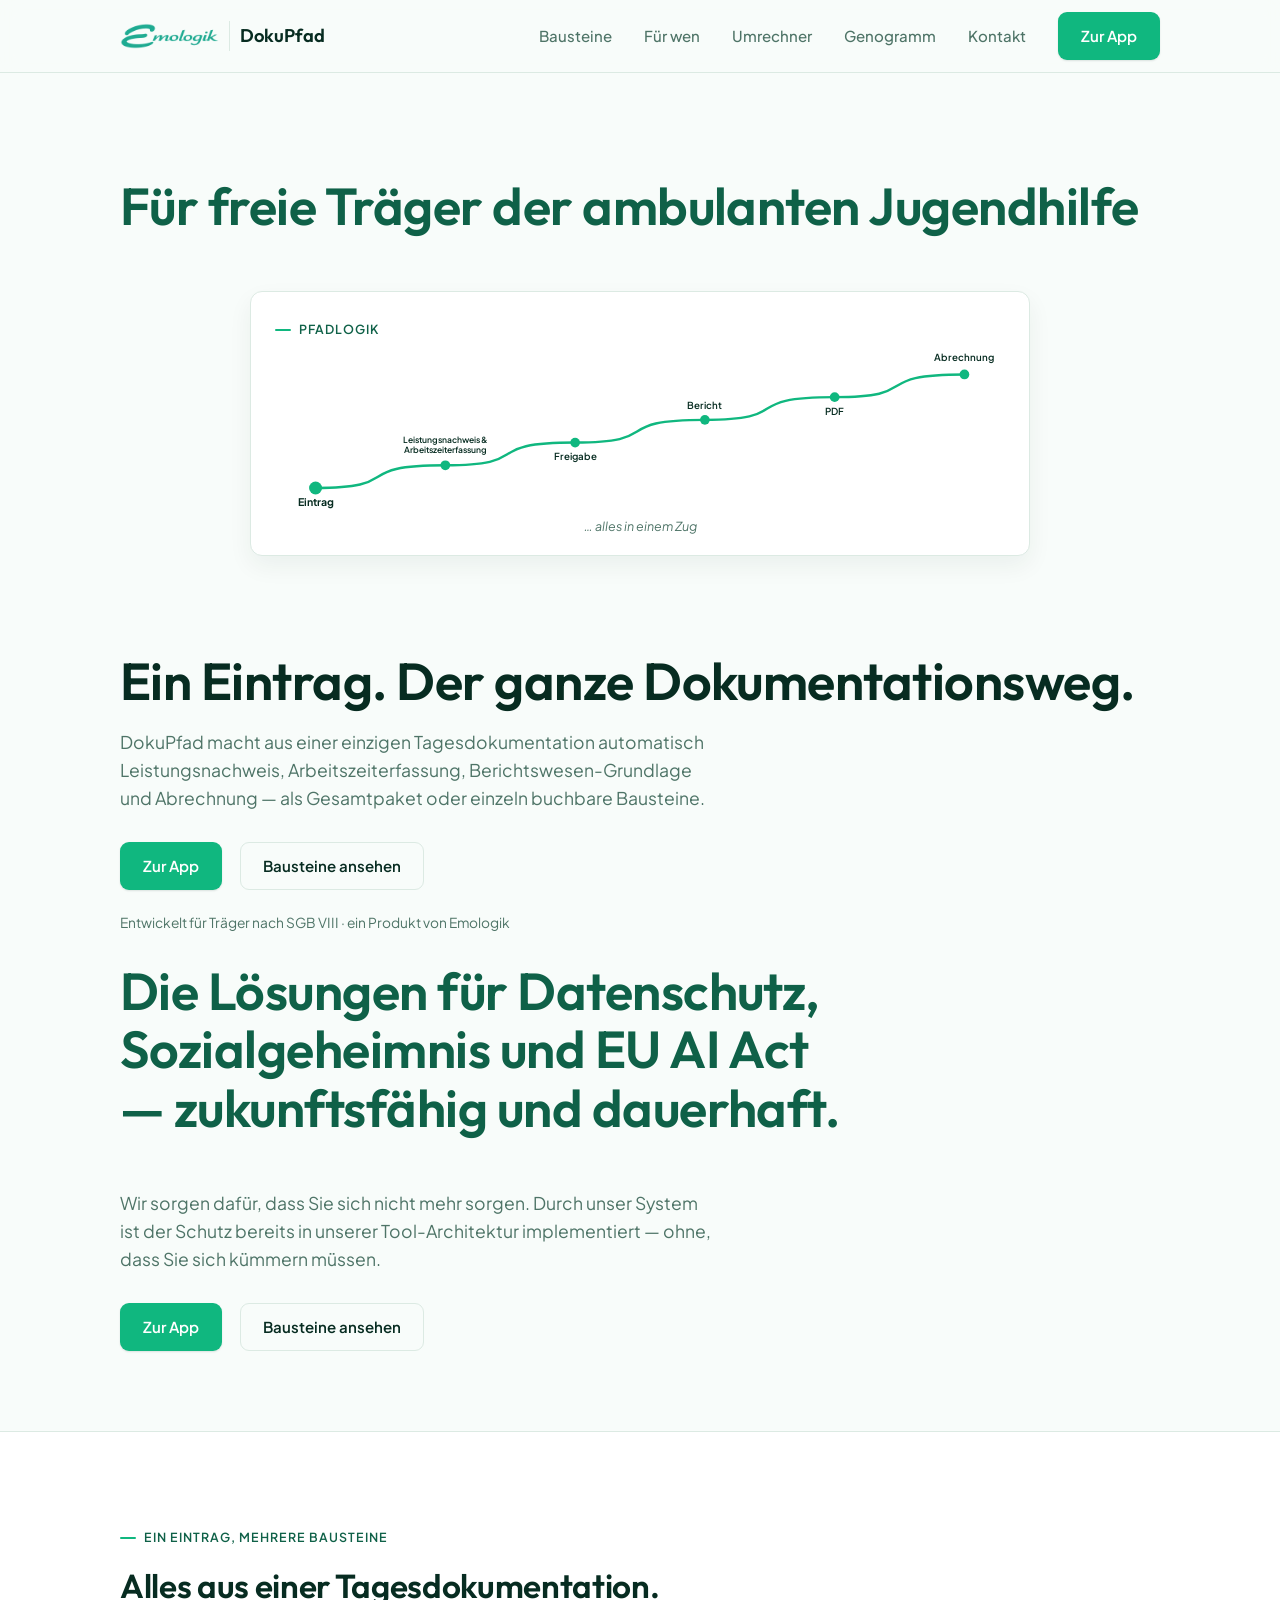
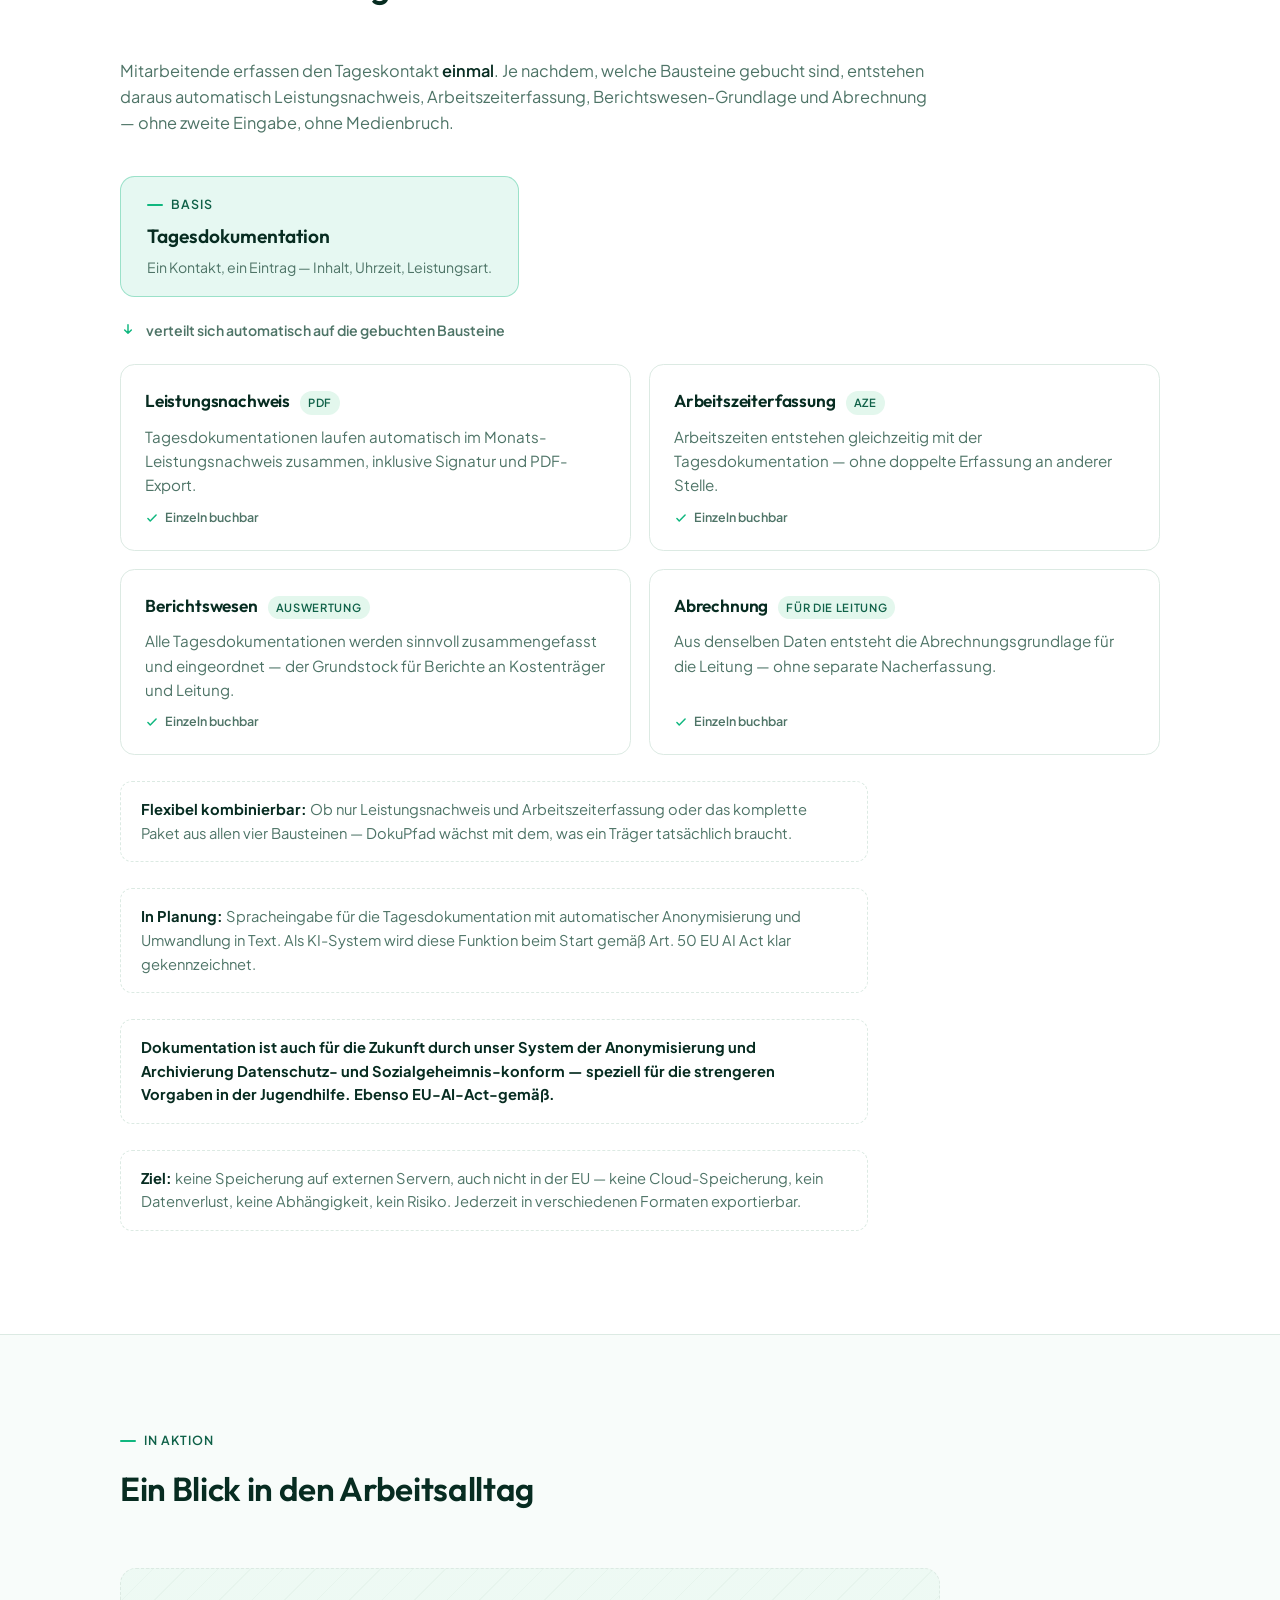
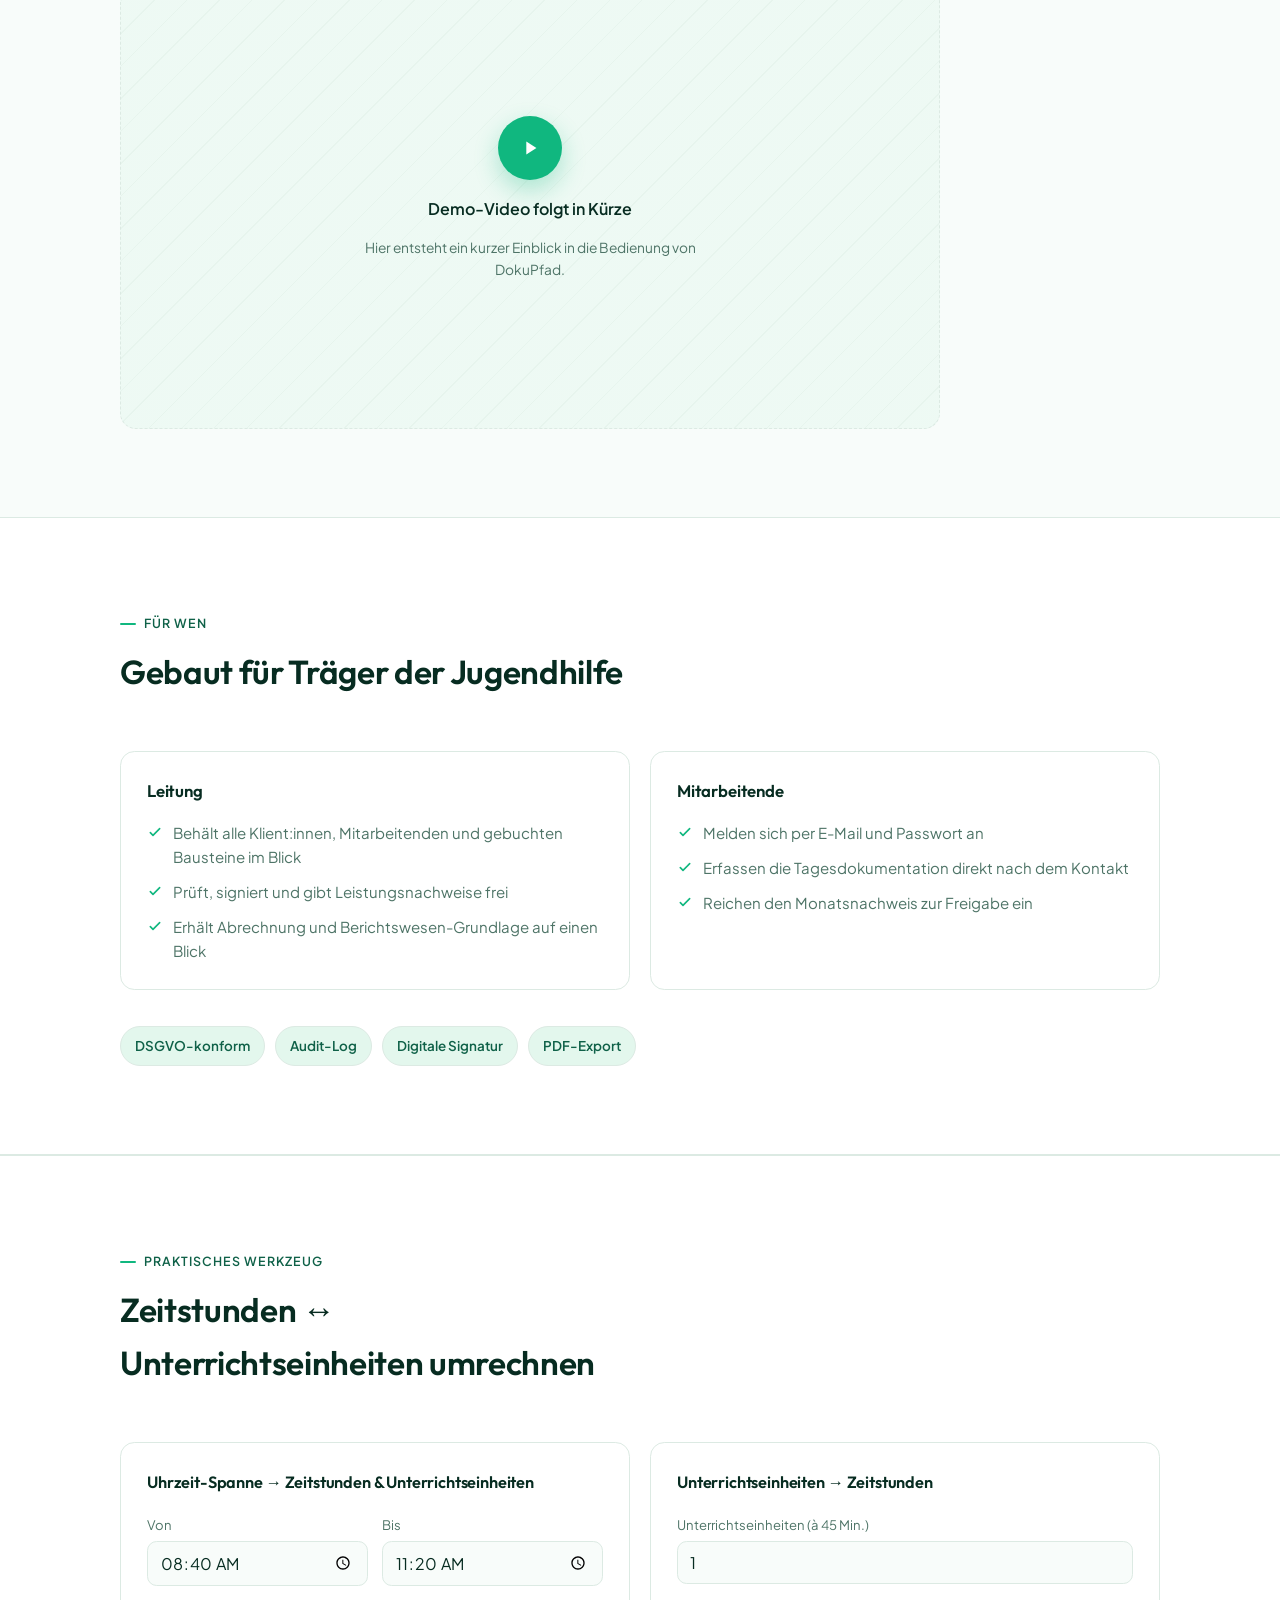
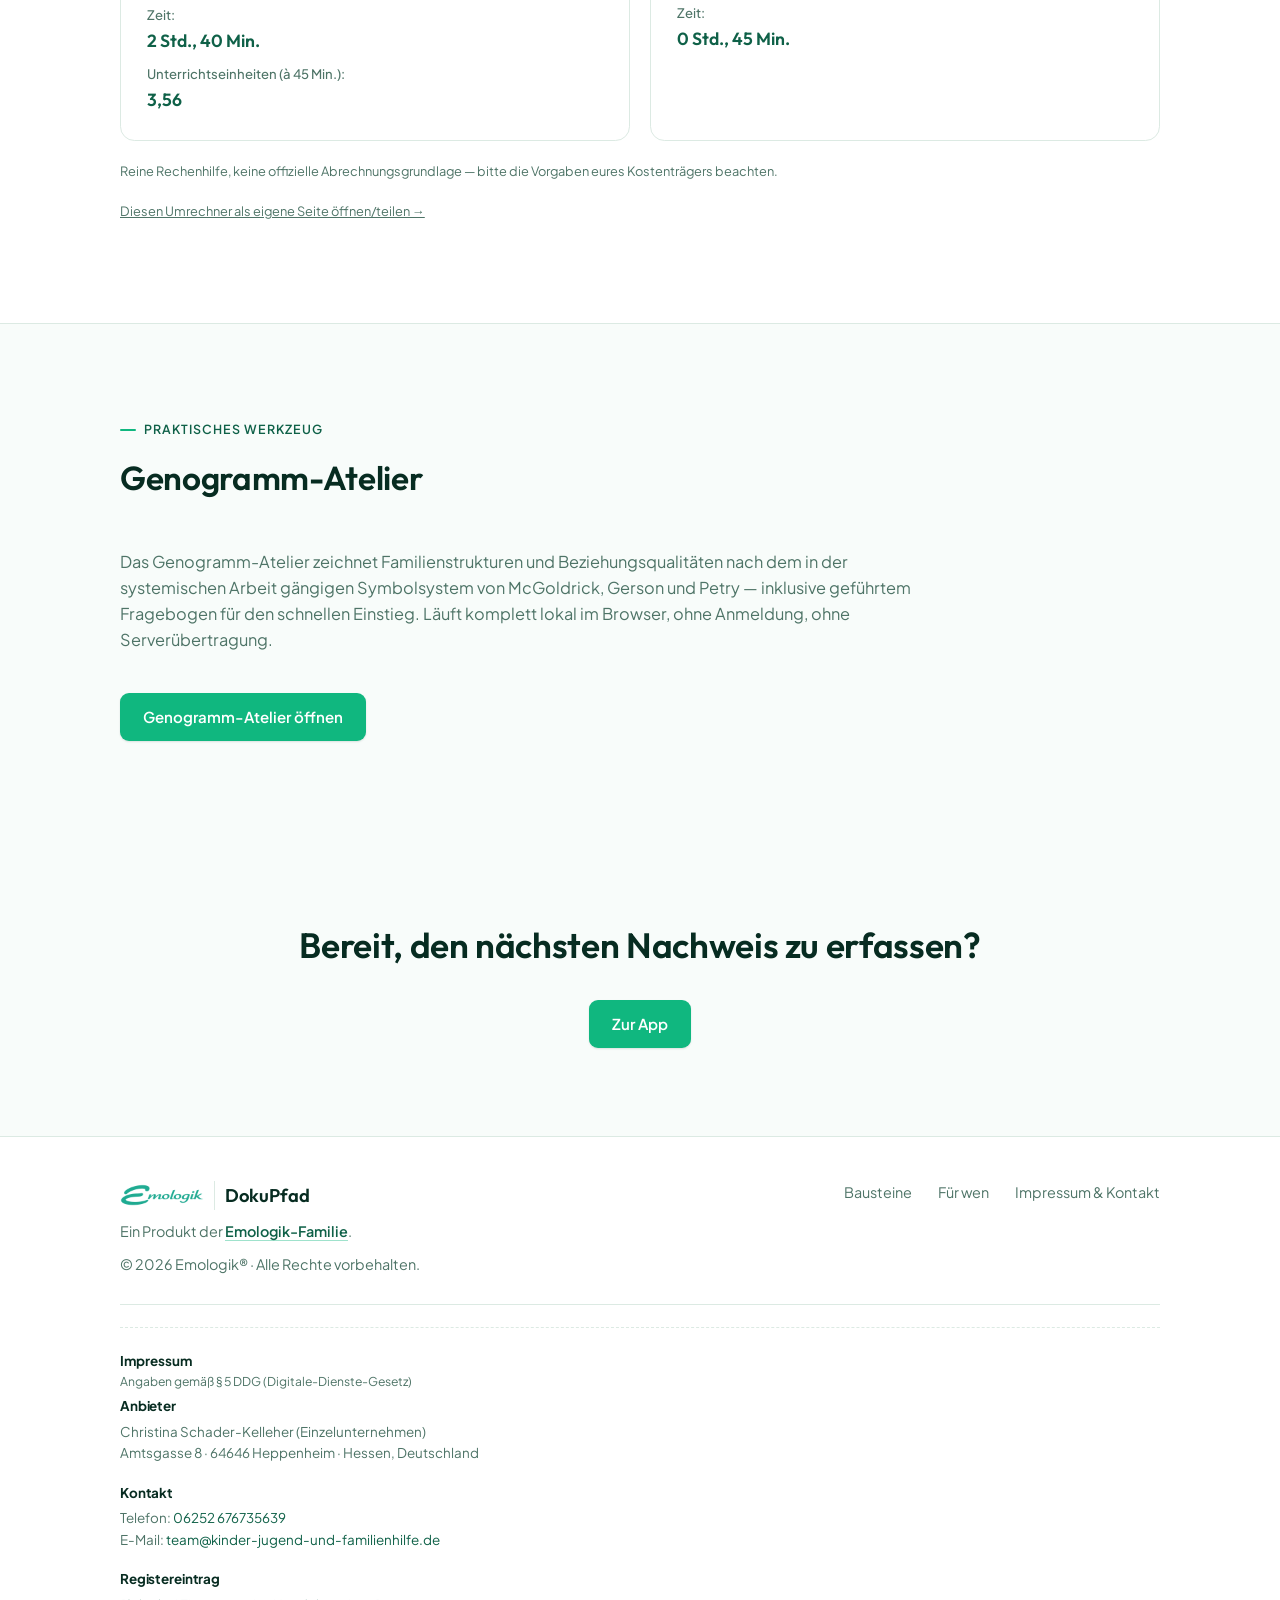
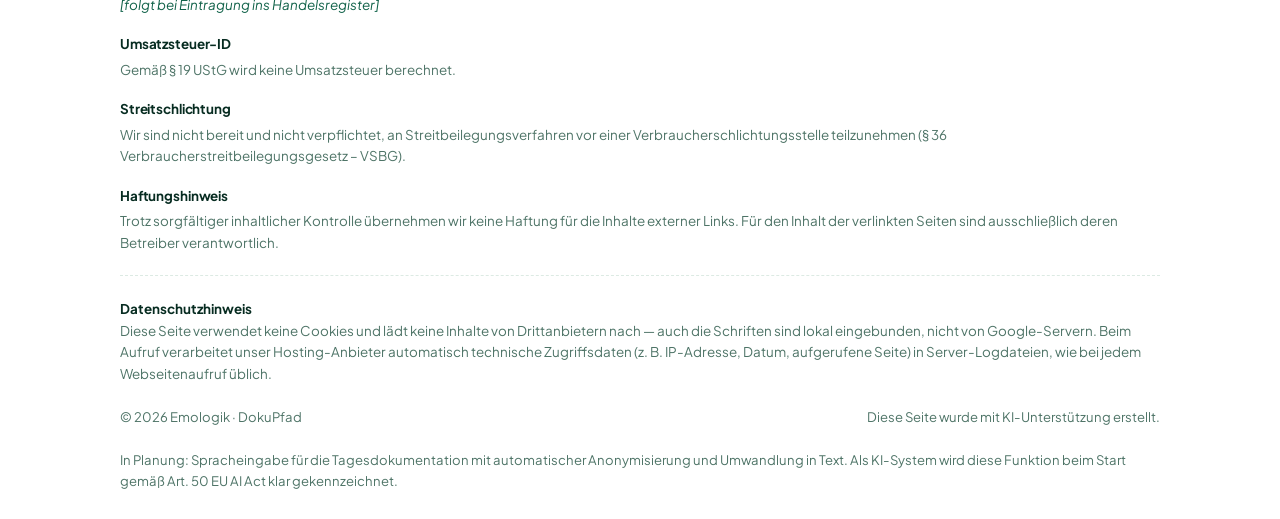
<file: index.html>
<!DOCTYPE html>
<html lang="de">
<head>
<meta charset="UTF-8">
<meta name="viewport" content="width=device-width, initial-scale=1">
<title>DokuPfad – Software für die Dokumentation in der Jugendhilfe</title>
<meta name="description" content="DokuPfad ist die App, die aus einer Tagesdokumentation automatisch Leistungsnachweis, Arbeitszeiterfassung, Berichtswesen-Grundlage und Abrechnung macht — für freie Träger der ambulanten Jugendhilfe, einzeln buchbar oder im Gesamtpaket.">
<meta name="theme-color" content="#16a34a">
<link rel="icon" type="image/svg+xml" href="favicon.svg">
<link rel="apple-touch-icon" href="apple-touch-icon.png">
<meta property="og:type" content="website">
<meta property="og:site_name" content="DokuPfad">
<meta property="og:title" content="DokuPfad – Software für die Dokumentation in der Jugendhilfe">
<meta property="og:description" content="DokuPfad ist die App, die aus einer Tagesdokumentation automatisch Leistungsnachweis, Arbeitszeiterfassung, Berichtswesen und Abrechnung macht — einzeln buchbar oder im Gesamtpaket.">
<meta property="og:url" content="https://dokupfad.de">
<link rel="stylesheet" href="fonts.css">
<style>
  :root {
    --bg: 150 40% 98%;
    --surface: 0 0% 100%;
    --surface-muted: 151 55% 93%;
    --fg: 162 73% 10%;
    --fg-muted: 160 20% 38%;
    --border: 150 25% 89%;
    --primary: 160 84% 39%;
    --primary-deep: 162 73% 22%;
    --primary-fg: 0 0% 100%;
    --shadow: 162 73% 10%;
  }

  @media (prefers-color-scheme: dark) {
    :root:not([data-theme="light"]) {
      --bg: 162 73% 7%;
      --surface: 162 73% 10%;
      --surface-muted: 162 60% 15%;
      --fg: 150 40% 95%;
      --fg-muted: 150 25% 68%;
      --border: 162 60% 18%;
      --primary: 160 84% 45%;
      --primary-deep: 151 71% 78%;
      --primary-fg: 162 73% 8%;
      --shadow: 0 0% 0%;
    }
  }

  :root[data-theme="dark"] {
    --bg: 162 73% 7%;
    --surface: 162 73% 10%;
    --surface-muted: 162 60% 15%;
    --fg: 150 40% 95%;
    --fg-muted: 150 25% 68%;
    --border: 162 60% 18%;
    --primary: 160 84% 45%;
    --primary-deep: 151 71% 78%;
    --primary-fg: 162 73% 8%;
    --shadow: 0 0% 0%;
  }

  * { box-sizing: border-box; }

  body {
    margin: 0;
    background: hsl(var(--bg));
    color: hsl(var(--fg));
    font-family: 'Plus Jakarta Sans', sans-serif;
    line-height: 1.6;
    -webkit-font-smoothing: antialiased;
  }

  h1, h2, h3 {
    font-family: 'Outfit', sans-serif;
    font-weight: 600;
    letter-spacing: -0.01em;
    text-wrap: balance;
    margin: 0;
  }

  a { color: inherit; }

  .wrap {
    max-width: 1120px;
    margin: 0 auto;
    padding: 0 clamp(20px, 5vw, 40px);
  }

  .eyebrow {
    display: inline-flex;
    align-items: center;
    gap: 8px;
    font-size: 0.78rem;
    font-weight: 600;
    letter-spacing: 0.08em;
    text-transform: uppercase;
    color: hsl(var(--primary-deep));
  }

  .eyebrow::before {
    content: "";
    width: 16px;
    height: 2px;
    background: hsl(var(--primary));
    border-radius: 2px;
  }

  /* ---------- Header ---------- */

  header {
    position: sticky;
    top: 0;
    z-index: 20;
    background: hsl(var(--bg) / 0.85);
    backdrop-filter: blur(10px);
    border-bottom: 1px solid hsl(var(--border));
  }

  .nav {
    display: flex;
    align-items: center;
    justify-content: space-between;
    height: 72px;
  }

  .brand {
    display: flex;
    align-items: center;
    gap: 10px;
    font-family: 'Outfit', sans-serif;
    font-weight: 600;
    font-size: 1.15rem;
    text-decoration: none;
  }

  .brand svg { display: block; }

  .brand-mark {
    display: block;
    height: 26px;
    width: auto;
  }

  .brand-mark-sm { height: 22px; }

  .brand-word {
    padding-left: 10px;
    border-left: 1.5px solid hsl(var(--border));
  }

  .nav-links {
    display: flex;
    align-items: center;
    gap: 32px;
  }

  .nav-links a:not(.btn) {
    text-decoration: none;
    font-size: 0.94rem;
    font-weight: 500;
    color: hsl(var(--fg-muted));
    transition: color 0.15s ease;
  }

  .nav-links a:not(.btn):hover { color: hsl(var(--fg)); }

  .nav-toggle {
    display: none;
    background: none;
    border: none;
    padding: 8px;
    cursor: pointer;
    color: hsl(var(--fg));
  }

  .btn {
    display: inline-flex;
    align-items: center;
    justify-content: center;
    gap: 8px;
    padding: 11px 22px;
    border-radius: 0.5625rem;
    font-size: 0.94rem;
    font-weight: 600;
    text-decoration: none;
    border: 1px solid transparent;
    cursor: pointer;
    transition: transform 0.12s ease, box-shadow 0.12s ease, background 0.15s ease;
    font-family: inherit;
  }

  .btn:focus-visible {
    outline: 2px solid hsl(var(--primary));
    outline-offset: 2px;
  }

  .btn-primary {
    background: hsl(var(--primary));
    color: hsl(var(--primary-fg));
    box-shadow: 0 1px 2px hsl(var(--shadow) / 0.12);
  }

  .btn-primary:hover { transform: translateY(-1px); box-shadow: 0 6px 16px hsl(var(--primary) / 0.28); }

  .btn-ghost {
    background: transparent;
    border-color: hsl(var(--border));
    color: hsl(var(--fg));
  }

  .btn-ghost:hover { background: hsl(var(--surface-muted)); }

  /* ---------- Hero ---------- */

  .hero {
    padding: clamp(56px, 9vw, 104px) 0 clamp(48px, 7vw, 80px);
  }

  .hero h1 {
    font-size: clamp(2.1rem, 4.2vw, 3.25rem);
    line-height: 1.12;
    margin-top: 14px;
  }

  .hero-eyebrow-lead {
    display: block;
    font-family: 'Outfit', sans-serif;
    font-weight: 600;
    font-size: clamp(2.1rem, 4.2vw, 3.25rem);
    line-height: 1.12;
    letter-spacing: -0.01em;
    color: hsl(var(--primary-deep));
    text-wrap: balance;
  }

  .hero p.lede {
    font-size: 1.1rem;
    color: hsl(var(--fg-muted));
    max-width: 46ch;
    margin-top: 18px;
  }

  .hero-ctas {
    display: flex;
    align-items: center;
    gap: 18px;
    margin-top: 30px;
    flex-wrap: wrap;
  }

  .hero-note {
    margin-top: 22px;
    font-size: 0.86rem;
    color: hsl(var(--fg-muted));
  }

  .path-showcase {
    width: 75%;
    margin: clamp(32px, 5vw, 56px) auto clamp(56px, 8vw, 96px);
  }

  .path-card {
    background: hsl(var(--surface));
    border: 1px solid hsl(var(--border));
    border-radius: 0.75rem;
    padding: 20px 24px 18px;
    box-shadow: 0 10px 24px hsl(var(--shadow) / 0.06);
  }

  .path-card .eyebrow { margin-bottom: 2px; }

  .path-card svg { display: block; width: 100%; height: auto; }

  .path-caption {
    margin: 4px 0 0;
    text-align: center;
    font-size: 0.78rem;
    color: hsl(var(--fg-muted));
    font-style: italic;
  }

  /* ---------- Sections ---------- */

  section { padding: clamp(48px, 7vw, 88px) 0; }

  .section-head { max-width: 56ch; margin-bottom: clamp(32px, 5vw, 52px); }

  .section-head h2 { font-size: clamp(1.6rem, 2.6vw, 2.1rem); margin-top: 12px; }

  .section-alt { background: hsl(var(--surface)); border-top: 1px solid hsl(var(--border)); border-bottom: 1px solid hsl(var(--border)); }

  /* ---------- Prinzip + Bausteine ---------- */

  .principle-intro {
    max-width: 68ch;
    color: hsl(var(--fg-muted));
    font-size: 1.02rem;
    margin: -8px 0 40px;
  }

  .principle-intro strong { color: hsl(var(--fg)); font-weight: 600; }

  .hub-card {
    display: inline-flex;
    flex-direction: column;
    gap: 4px;
    background: hsl(var(--primary) / 0.1);
    border: 1px solid hsl(var(--primary) / 0.35);
    border-radius: 0.9rem;
    padding: 18px 26px;
  }

  .hub-card .eyebrow { margin-bottom: 2px; }

  .hub-card strong {
    font-family: 'Outfit', sans-serif;
    font-size: 1.2rem;
    font-weight: 600;
  }

  .hub-card span.hub-note {
    font-size: 0.88rem;
    color: hsl(var(--fg-muted));
  }

  .fan-note {
    display: flex;
    align-items: center;
    gap: 10px;
    margin: 22px 0;
    color: hsl(var(--fg-muted));
    font-size: 0.88rem;
    font-weight: 600;
  }

  .fan-note svg { flex-shrink: 0; color: hsl(var(--primary)); }

  .modules-grid {
    display: grid;
    grid-template-columns: repeat(2, minmax(0, 1fr));
    gap: 18px;
  }

  .module-card {
    background: hsl(var(--surface));
    border: 1px solid hsl(var(--border));
    border-radius: 0.9rem;
    padding: 22px 24px;
    display: flex;
    flex-direction: column;
    gap: 10px;
  }

  .module-card h3 {
    font-size: 1.08rem;
    display: flex;
    align-items: baseline;
    gap: 10px;
    flex-wrap: wrap;
  }

  .module-tag {
    font-family: 'Plus Jakarta Sans', sans-serif;
    font-weight: 600;
    font-size: 0.7rem;
    letter-spacing: 0.06em;
    text-transform: uppercase;
    color: hsl(var(--primary-deep));
    background: hsl(var(--surface-muted));
    padding: 3px 8px;
    border-radius: 999px;
  }

  .module-card p {
    margin: 0;
    color: hsl(var(--fg-muted));
    font-size: 0.95rem;
    flex-grow: 1;
  }

  .module-badge {
    align-self: flex-start;
    font-size: 0.78rem;
    font-weight: 600;
    color: hsl(var(--fg-muted));
    display: inline-flex;
    align-items: center;
    gap: 6px;
  }

  .module-badge svg { color: hsl(var(--primary)); flex-shrink: 0; }

  .package-note {
    margin-top: 26px;
    padding: 16px 20px;
    border: 1px dashed hsl(var(--border));
    border-radius: 0.75rem;
    font-size: 0.92rem;
    color: hsl(var(--fg-muted));
    max-width: 68ch;
  }

  .package-note strong { color: hsl(var(--fg)); }

  @media (max-width: 640px) {
    .modules-grid { grid-template-columns: 1fr; }
  }

  /* ---------- Demo ---------- */

  .demo-frame {
    aspect-ratio: 16 / 9;
    border-radius: 1rem;
    border: 1.5px dashed hsl(var(--border));
    background:
      linear-gradient(hsl(var(--surface-muted) / 0.5), hsl(var(--surface-muted) / 0.5)),
      repeating-linear-gradient(135deg, transparent 0 22px, hsl(var(--border) / 0.5) 22px 23px);
    display: flex;
    flex-direction: column;
    align-items: center;
    justify-content: center;
    gap: 16px;
    max-width: 820px;
  }

  .demo-play {
    width: 64px;
    height: 64px;
    border-radius: 50%;
    background: hsl(var(--primary));
    color: hsl(var(--primary-fg));
    display: flex;
    align-items: center;
    justify-content: center;
    box-shadow: 0 10px 24px hsl(var(--primary) / 0.3);
  }

  .demo-frame .demo-label {
    font-weight: 600;
    font-size: 1rem;
  }

  .demo-frame .demo-sub {
    font-size: 0.86rem;
    color: hsl(var(--fg-muted));
    text-align: center;
    max-width: 34ch;
  }

  /* ---------- Fuer wen ---------- */

  .roles {
    display: grid;
    grid-template-columns: repeat(2, minmax(0, 1fr));
    gap: 20px;
  }

  .role-card {
    background: hsl(var(--surface));
    border: 1px solid hsl(var(--border));
    border-radius: 0.9rem;
    padding: 26px;
  }

  .role-card h3 { font-size: 1.05rem; }

  .role-card ul {
    list-style: none;
    margin: 16px 0 0;
    padding: 0;
    display: flex;
    flex-direction: column;
    gap: 11px;
  }

  .role-card li {
    display: flex;
    gap: 10px;
    font-size: 0.94rem;
    color: hsl(var(--fg-muted));
  }

  .role-card li svg { flex-shrink: 0; margin-top: 3px; color: hsl(var(--primary)); }

  .badges {
    display: flex;
    flex-wrap: wrap;
    gap: 10px;
    margin-top: 36px;
  }

  .badge {
    display: inline-flex;
    align-items: center;
    gap: 7px;
    padding: 8px 14px;
    border-radius: 999px;
    background: hsl(var(--surface-muted));
    border: 1px solid hsl(var(--border));
    font-size: 0.84rem;
    font-weight: 600;
    color: hsl(var(--primary-deep));
  }

  /* ---------- Umrechner ---------- */

  .calc-grid {
    display: grid;
    grid-template-columns: repeat(2, minmax(0, 1fr));
    gap: 20px;
  }

  .calc-card {
    background: hsl(var(--surface));
    border: 1px solid hsl(var(--border));
    border-radius: 0.9rem;
    padding: 26px;
  }

  .calc-card h3 { font-size: 1.02rem; margin-bottom: 18px; }

  .calc-row { display: flex; gap: 14px; flex-wrap: wrap; }

  .calc-row label {
    display: flex;
    flex-direction: column;
    gap: 6px;
    font-size: 0.82rem;
    color: hsl(var(--fg-muted));
    flex: 1;
    min-width: 120px;
  }

  .calc-row input {
    font-family: 'Plus Jakarta Sans', sans-serif;
    font-size: 1rem;
    padding: 10px 12px;
    border-radius: 0.6rem;
    border: 1px solid hsl(var(--border));
    background: hsl(var(--bg));
    color: hsl(var(--fg));
  }

  .calc-row input:focus {
    outline: 2px solid hsl(var(--primary) / 0.4);
    outline-offset: 1px;
  }

  .calc-result {
    margin-top: 18px;
    display: flex;
    flex-direction: column;
    gap: 8px;
  }

  .calc-result-line {
    font-family: 'Outfit', sans-serif;
    font-weight: 600;
    font-size: 1.1rem;
    color: hsl(var(--primary-deep));
  }

  .calc-result-label {
    font-family: 'Plus Jakarta Sans', sans-serif;
    font-weight: 500;
    font-size: 0.82rem;
    color: hsl(var(--fg-muted));
    display: block;
    margin-bottom: 2px;
  }

  .calc-note {
    margin-top: 20px;
    font-size: 0.8rem;
    color: hsl(var(--fg-muted));
  }

  @media (max-width: 640px) {
    .calc-grid { grid-template-columns: 1fr; }
  }

  /* ---------- CTA ---------- */

  .cta-section { text-align: center; }
  .cta-section h2 { font-size: clamp(1.6rem, 3vw, 2.2rem); max-width: 30ch; margin: 0 auto; }
  .cta-section .hero-ctas { justify-content: center; margin-top: 26px; }

  /* ---------- Footer ---------- */

  footer {
    border-top: 1px solid hsl(var(--border));
    padding: 44px 0 28px;
    background: hsl(var(--surface));
  }

  .footer-top {
    display: flex;
    justify-content: space-between;
    align-items: flex-start;
    gap: 24px;
    flex-wrap: wrap;
    padding-bottom: 28px;
    border-bottom: 1px solid hsl(var(--border));
  }

  .footer-brand p {
    margin: 10px 0 0;
    font-size: 0.9rem;
    color: hsl(var(--fg-muted));
  }

  .footer-brand a.family {
    color: hsl(var(--primary-deep));
    font-weight: 600;
    text-decoration: none;
    border-bottom: 1px solid hsl(var(--primary) / 0.4);
  }

  .footer-nav {
    display: flex;
    gap: 26px;
    flex-wrap: wrap;
  }

  .footer-nav a {
    text-decoration: none;
    font-size: 0.9rem;
    color: hsl(var(--fg-muted));
  }

  .footer-nav a:hover { color: hsl(var(--fg)); }

  .footer-bottom {
    display: flex;
    justify-content: space-between;
    align-items: baseline;
    flex-wrap: wrap;
    gap: 10px;
    padding-top: 22px;
    font-size: 0.82rem;
    color: hsl(var(--fg-muted));
  }

  .legal-block {
    margin-top: 22px;
    padding-top: 22px;
    border-top: 1px dashed hsl(var(--border));
    font-size: 0.84rem;
    color: hsl(var(--fg-muted));
  }

  .legal-block strong { color: hsl(var(--fg)); }
  .legal-block a { color: hsl(var(--primary-deep)); text-decoration: none; }
  .legal-block a:hover { text-decoration: underline; }
  .legal-block h3 {
    font-family: 'Plus Jakarta Sans', sans-serif;
    font-size: 0.84rem;
    font-weight: 700;
    color: hsl(var(--fg));
    margin: 18px 0 4px;
  }
  .legal-block h3:first-of-type { margin-top: 4px; }
  .legal-block p { margin: 0 0 4px; }
  .legal-block .legal-todo { color: hsl(var(--primary-deep)); font-style: italic; }
  .legal-eyebrow {
    display: block;
    font-size: 0.76rem;
    color: hsl(var(--fg-muted));
    margin-bottom: 2px;
  }

  @media (max-width: 860px) {
    .roles { grid-template-columns: 1fr; }
  }

  @media (max-width: 700px) {
    .path-showcase { width: 100%; }
  }

  @media (max-width: 720px) {
    .nav-links { display: none; }
    .nav-links.open {
      display: flex;
      position: absolute;
      top: 72px;
      left: 0;
      right: 0;
      background: hsl(var(--bg));
      border-bottom: 1px solid hsl(var(--border));
      flex-direction: column;
      align-items: flex-start;
      padding: 20px clamp(20px, 5vw, 40px) 28px;
      gap: 18px;
    }
    .nav-toggle { display: block; }
    .footer-top { flex-direction: column; }
  }

  @media (prefers-reduced-motion: reduce) {
    * { transition: none !important; animation: none !important; }
  }
</style>
</head>
<body>

<header>
  <div class="wrap nav">
    <a class="brand" href="#top">
      <img src="[data-uri]" alt="" class="brand-mark" />
      <span class="brand-word">DokuPfad</span>
    </a>
    <nav class="nav-links" id="navLinks">
      <a href="#bausteine">Bausteine</a>
      <a href="#fuer-wen">Für wen</a>
      <a href="#umrechner">Umrechner</a>
      <a href="#genogramm">Genogramm</a>
      <a href="#kontakt">Kontakt</a>
      <a class="btn btn-primary" href="https://dokupfad.app">Zur App</a>
    </nav>
    <button class="nav-toggle" id="navToggle" aria-label="Menü öffnen" aria-expanded="false" aria-controls="navLinks">
      <svg width="22" height="22" viewBox="0 0 24 24" fill="none"><path d="M3 6h18M3 12h18M3 18h18" stroke="currentColor" stroke-width="2" stroke-linecap="round"/></svg>
    </button>
  </div>
</header>

<main id="top">

  <section class="hero">
    <div class="wrap">
      <span class="hero-eyebrow-lead">Für freie Träger der ambulanten Jugendhilfe</span>

      <div class="path-showcase">
        <div class="path-card" aria-hidden="true">
          <span class="eyebrow">Pfadlogik</span>
          <svg viewBox="0 0 900 210" width="100%">
            <path d="M50,180 C162,180 90,152 210,152 C322,152 250,124 370,124 C482,124 410,96 530,96 C642,96 570,68 690,68 C802,68 730,40 850,40"
                  fill="none" stroke="hsl(var(--primary))" stroke-width="3" stroke-linecap="round" stroke-linejoin="round"/>
            <circle cx="50" cy="180" r="8" fill="hsl(var(--primary))"/>
            <circle cx="210" cy="152" r="6" fill="hsl(var(--primary))"/>
            <circle cx="370" cy="124" r="6" fill="hsl(var(--primary))"/>
            <circle cx="530" cy="96" r="6" fill="hsl(var(--primary))"/>
            <circle cx="690" cy="68" r="6" fill="hsl(var(--primary))"/>
            <circle cx="850" cy="40" r="6" fill="hsl(var(--primary))"/>
            <text x="50" y="202" text-anchor="middle" font-family="Plus Jakarta Sans, sans-serif" font-size="13" font-weight="700" fill="hsl(var(--fg))">Eintrag</text>
            <text x="210" y="124" text-anchor="middle" font-family="Plus Jakarta Sans, sans-serif" font-size="10.5" font-weight="600" fill="hsl(var(--fg))">Leistungsnachweis &amp;</text>
            <text x="210" y="137" text-anchor="middle" font-family="Plus Jakarta Sans, sans-serif" font-size="10.5" font-weight="600" fill="hsl(var(--fg))">Arbeitszeiterfassung</text>
            <text x="370" y="146" text-anchor="middle" font-family="Plus Jakarta Sans, sans-serif" font-size="12" font-weight="600" fill="hsl(var(--fg))">Freigabe</text>
            <text x="530" y="82" text-anchor="middle" font-family="Plus Jakarta Sans, sans-serif" font-size="12" font-weight="600" fill="hsl(var(--fg))">Bericht</text>
            <text x="690" y="90" text-anchor="middle" font-family="Plus Jakarta Sans, sans-serif" font-size="12" font-weight="600" fill="hsl(var(--fg))">PDF</text>
            <text x="850" y="24" text-anchor="middle" font-family="Plus Jakarta Sans, sans-serif" font-size="12" font-weight="600" fill="hsl(var(--fg))">Abrechnung</text>
          </svg>
          <p class="path-caption">… alles in einem Zug</p>
        </div>
      </div>

      <h1>Ein Eintrag. Der ganze Dokumentationsweg.</h1>
      <p class="lede">DokuPfad macht aus einer einzigen Tagesdokumentation automatisch Leistungsnachweis, Arbeitszeiterfassung, Berichtswesen-Grundlage und Abrechnung — als Gesamtpaket oder einzeln buchbare Bausteine.</p>
      <div class="hero-ctas">
        <a class="btn btn-primary" href="https://dokupfad.app">Zur App</a>
        <a class="btn btn-ghost" href="#bausteine">Bausteine ansehen</a>
      </div>
      <p class="hero-note">Entwickelt für Träger nach SGB&nbsp;VIII · ein Produkt von Emologik</p>
      <p class="hero-eyebrow-lead" style="margin-top: 28px;">Die Lösungen für Datenschutz, Sozialgeheimnis und EU AI Act — zukunftsfähig und dauerhaft.</p>
      <p class="lede">Wir sorgen dafür, dass Sie sich nicht mehr sorgen. Durch unser System ist der Schutz bereits in unserer Tool-Architektur implementiert — ohne, dass Sie sich kümmern müssen.</p>
      <div class="hero-ctas">
        <a class="btn btn-primary" href="https://dokupfad.app">Zur App</a>
        <a class="btn btn-ghost" href="#bausteine">Bausteine ansehen</a>
      </div>
    </div>
  </section>

  <section class="section-alt" id="bausteine">
    <div class="wrap">
      <div class="section-head">
        <span class="eyebrow">Ein Eintrag, mehrere Bausteine</span>
        <h2>Alles aus einer Tagesdokumentation.</h2>
      </div>
      <p class="principle-intro">Mitarbeitende erfassen den Tageskontakt <strong>einmal</strong>. Je nachdem, welche Bausteine gebucht sind, entstehen daraus automatisch Leistungsnachweis, Arbeitszeiterfassung, Berichtswesen-Grundlage und Abrechnung — ohne zweite Eingabe, ohne Medienbruch.</p>

      <div class="hub-card">
        <span class="eyebrow">Basis</span>
        <strong>Tagesdokumentation</strong>
        <span class="hub-note">Ein Kontakt, ein Eintrag — Inhalt, Uhrzeit, Leistungsart.</span>
      </div>

      <div class="fan-note">
        <svg width="16" height="16" viewBox="0 0 24 24" fill="none"><path d="M12 4v13m0 0l-5-5m5 5l5-5" stroke="currentColor" stroke-width="2.2" stroke-linecap="round" stroke-linejoin="round"/></svg>
        verteilt sich automatisch auf die gebuchten Bausteine
      </div>

      <div class="modules-grid">
        <div class="module-card">
          <h3>Leistungsnachweis <span class="module-tag">PDF</span></h3>
          <p>Tagesdokumentationen laufen automatisch im Monats-Leistungsnachweis zusammen, inklusive Signatur und PDF-Export.</p>
          <span class="module-badge"><svg width="14" height="14" viewBox="0 0 24 24" fill="none"><path d="M5 13l4 4L19 7" stroke="currentColor" stroke-width="2.6" stroke-linecap="round" stroke-linejoin="round"/></svg>Einzeln buchbar</span>
        </div>
        <div class="module-card">
          <h3>Arbeitszeiterfassung <span class="module-tag">AZE</span></h3>
          <p>Arbeitszeiten entstehen gleichzeitig mit der Tagesdokumentation — ohne doppelte Erfassung an anderer Stelle.</p>
          <span class="module-badge"><svg width="14" height="14" viewBox="0 0 24 24" fill="none"><path d="M5 13l4 4L19 7" stroke="currentColor" stroke-width="2.6" stroke-linecap="round" stroke-linejoin="round"/></svg>Einzeln buchbar</span>
        </div>
        <div class="module-card">
          <h3>Berichtswesen <span class="module-tag">Auswertung</span></h3>
          <p>Alle Tagesdokumentationen werden sinnvoll zusammengefasst und eingeordnet — der Grundstock für Berichte an Kostenträger und Leitung.</p>
          <span class="module-badge"><svg width="14" height="14" viewBox="0 0 24 24" fill="none"><path d="M5 13l4 4L19 7" stroke="currentColor" stroke-width="2.6" stroke-linecap="round" stroke-linejoin="round"/></svg>Einzeln buchbar</span>
        </div>
        <div class="module-card">
          <h3>Abrechnung <span class="module-tag">Für die Leitung</span></h3>
          <p>Aus denselben Daten entsteht die Abrechnungsgrundlage für die Leitung — ohne separate Nacherfassung.</p>
          <span class="module-badge"><svg width="14" height="14" viewBox="0 0 24 24" fill="none"><path d="M5 13l4 4L19 7" stroke="currentColor" stroke-width="2.6" stroke-linecap="round" stroke-linejoin="round"/></svg>Einzeln buchbar</span>
        </div>
      </div>

      <p class="package-note"><strong>Flexibel kombinierbar:</strong> Ob nur Leistungsnachweis und Arbeitszeiterfassung oder das komplette Paket aus allen vier Bausteinen — DokuPfad wächst mit dem, was ein Träger tatsächlich braucht.</p>

      <p class="package-note"><strong>In Planung:</strong> Spracheingabe für die Tagesdokumentation mit automatischer Anonymisierung und Umwandlung in Text. Als KI-System wird diese Funktion beim Start gemäß Art. 50 EU AI Act klar gekennzeichnet.</p>

      <p class="package-note"><strong>Dokumentation ist auch für die Zukunft durch unser System der Anonymisierung und Archivierung Datenschutz- und Sozialgeheimnis-konform — speziell für die strengeren Vorgaben in der Jugendhilfe. Ebenso EU-AI-Act-gemäß.</strong></p>

      <p class="package-note"><strong>Ziel:</strong> keine Speicherung auf externen Servern, auch nicht in der EU — keine Cloud-Speicherung, kein Datenverlust, keine Abhängigkeit, kein Risiko. Jederzeit in verschiedenen Formaten exportierbar.</p>
    </div>
  </section>

  <section id="demo">
    <div class="wrap">
      <div class="section-head">
        <span class="eyebrow">In Aktion</span>
        <h2>Ein Blick in den Arbeitsalltag</h2>
      </div>
      <div class="demo-frame">
        <div class="demo-play">
          <svg width="22" height="22" viewBox="0 0 24 24" fill="currentColor"><path d="M8 5v14l11-7z"/></svg>
        </div>
        <div class="demo-label">Demo-Video folgt in Kürze</div>
        <div class="demo-sub">Hier entsteht ein kurzer Einblick in die Bedienung von DokuPfad.</div>
      </div>
    </div>
  </section>

  <section class="section-alt" id="fuer-wen">
    <div class="wrap">
      <div class="section-head">
        <span class="eyebrow">Für wen</span>
        <h2>Gebaut für Träger der Jugendhilfe</h2>
      </div>
      <div class="roles">
        <div class="role-card">
          <h3>Leitung</h3>
          <ul>
            <li><svg width="16" height="16" viewBox="0 0 24 24" fill="none"><path d="M5 13l4 4L19 7" stroke="currentColor" stroke-width="2.4" stroke-linecap="round" stroke-linejoin="round"/></svg> Behält alle Klient:innen, Mitarbeitenden und gebuchten Bausteine im Blick</li>
            <li><svg width="16" height="16" viewBox="0 0 24 24" fill="none"><path d="M5 13l4 4L19 7" stroke="currentColor" stroke-width="2.4" stroke-linecap="round" stroke-linejoin="round"/></svg> Prüft, signiert und gibt Leistungsnachweise frei</li>
            <li><svg width="16" height="16" viewBox="0 0 24 24" fill="none"><path d="M5 13l4 4L19 7" stroke="currentColor" stroke-width="2.4" stroke-linecap="round" stroke-linejoin="round"/></svg> Erhält Abrechnung und Berichtswesen-Grundlage auf einen Blick</li>
          </ul>
        </div>
        <div class="role-card">
          <h3>Mitarbeitende</h3>
          <ul>
            <li><svg width="16" height="16" viewBox="0 0 24 24" fill="none"><path d="M5 13l4 4L19 7" stroke="currentColor" stroke-width="2.4" stroke-linecap="round" stroke-linejoin="round"/></svg> Melden sich per E-Mail und Passwort an</li>
            <li><svg width="16" height="16" viewBox="0 0 24 24" fill="none"><path d="M5 13l4 4L19 7" stroke="currentColor" stroke-width="2.4" stroke-linecap="round" stroke-linejoin="round"/></svg> Erfassen die Tagesdokumentation direkt nach dem Kontakt</li>
            <li><svg width="16" height="16" viewBox="0 0 24 24" fill="none"><path d="M5 13l4 4L19 7" stroke="currentColor" stroke-width="2.4" stroke-linecap="round" stroke-linejoin="round"/></svg> Reichen den Monatsnachweis zur Freigabe ein</li>
          </ul>
        </div>
      </div>
      <div class="badges">
        <span class="badge">DSGVO-konform</span>
        <span class="badge">Audit-Log</span>
        <span class="badge">Digitale Signatur</span>
        <span class="badge">PDF-Export</span>
      </div>
    </div>
  </section>

  <section class="section-alt" id="umrechner">
    <div class="wrap">
      <div class="section-head">
        <span class="eyebrow">Praktisches Werkzeug</span>
        <h2>Zeitstunden ↔ Unterrichtseinheiten umrechnen</h2>
      </div>
      <div class="calc-grid">
        <div class="calc-card">
          <h3>Uhrzeit-Spanne → Zeitstunden &amp; Unterrichtseinheiten</h3>
          <div class="calc-row">
            <label>
              <span>Von</span>
              <input type="time" id="calcFrom" value="08:40">
            </label>
            <label>
              <span>Bis</span>
              <input type="time" id="calcTo" value="11:20">
            </label>
          </div>
          <div class="calc-result">
            <div class="calc-result-line"><span class="calc-result-label">Zeit:</span> <span id="calcResultTime"></span></div>
            <div class="calc-result-line"><span class="calc-result-label">Unterrichtseinheiten (à 45 Min.):</span> <span id="calcResultUe"></span></div>
          </div>
        </div>
        <div class="calc-card">
          <h3>Unterrichtseinheiten → Zeitstunden</h3>
          <div class="calc-row">
            <label>
              <span>Unterrichtseinheiten (à 45 Min.)</span>
              <input type="number" id="calcUe" min="0" step="0.25" value="1" inputmode="decimal">
            </label>
          </div>
          <div class="calc-result">
            <div class="calc-result-line"><span class="calc-result-label">Zeit:</span> <span id="calcResultHours"></span></div>
          </div>
        </div>
      </div>
      <p class="calc-note">Reine Rechenhilfe, keine offizielle Abrechnungsgrundlage — bitte die Vorgaben eures Kostenträgers beachten.</p>
      <p class="calc-note"><a href="umrechner.html">Diesen Umrechner als eigene Seite öffnen/teilen →</a></p>
    </div>
  </section>

  <section id="genogramm">
    <div class="wrap">
      <div class="section-head">
        <span class="eyebrow">Praktisches Werkzeug</span>
        <h2>Genogramm-Atelier</h2>
      </div>
      <p class="principle-intro">Das Genogramm-Atelier zeichnet Familienstrukturen und Beziehungsqualitäten nach dem in der systemischen Arbeit gängigen Symbolsystem von McGoldrick, Gerson und Petry — inklusive geführtem Fragebogen für den schnellen Einstieg. Läuft komplett lokal im Browser, ohne Anmeldung, ohne Serverübertragung.</p>
      <div class="hero-ctas" style="margin-top: 24px;">
        <a class="btn btn-primary" href="genogramm.html">Genogramm-Atelier öffnen</a>
      </div>
    </div>
  </section>

  <section class="cta-section">
    <div class="wrap">
      <h2>Bereit, den nächsten Nachweis zu erfassen?</h2>
      <div class="hero-ctas">
        <a class="btn btn-primary" href="https://dokupfad.app">Zur App</a>
      </div>
    </div>
  </section>

</main>

<footer id="kontakt">
  <div class="wrap">
    <div class="footer-top">
      <div class="footer-brand">
        <a class="brand" href="#top">
          <img src="[data-uri]" alt="" class="brand-mark brand-mark-sm" />
          <span class="brand-word">DokuPfad</span>
        </a>
        <p>Ein Produkt der <a class="family" href="https://emologik.de">Emologik-Familie</a>.</p>
        <p>© 2026 Emologik® · Alle Rechte vorbehalten.</p>
      </div>
      <nav class="footer-nav">
        <a href="#bausteine">Bausteine</a>
        <a href="#fuer-wen">Für wen</a>
        <a href="#impressum">Impressum &amp; Kontakt</a>
      </nav>
    </div>
    <div class="legal-block" id="impressum">
      <strong>Impressum</strong>
      <span class="legal-eyebrow">Angaben gemäß § 5 DDG (Digitale-Dienste-Gesetz)</span>

      <h3>Anbieter</h3>
      <p>Christina Schader-Kelleher (Einzelunternehmen)<br>
      Amtsgasse 8 · 64646 Heppenheim · Hessen, Deutschland</p>

      <h3>Kontakt</h3>
      <p>Telefon: <a href="tel:06252676735639">06252 676735639</a><br>
      E-Mail: <a href="mailto:team@kinder-jugend-und-familienhilfe.de">team@kinder-jugend-und-familienhilfe.de</a></p>

      <h3>Registereintrag</h3>
      <p><span class="legal-todo">[folgt bei Eintragung ins Handelsregister]</span></p>

      <h3>Umsatzsteuer-ID</h3>
      <p>Gemäß § 19 UStG wird keine Umsatzsteuer berechnet.</p>

      <h3>Streitschlichtung</h3>
      <p>Wir sind nicht bereit und nicht verpflichtet, an Streitbeilegungsverfahren vor einer Verbraucherschlichtungsstelle teilzunehmen (§ 36 Verbraucherstreitbeilegungsgesetz – VSBG).</p>

      <h3>Haftungshinweis</h3>
      <p>Trotz sorgfältiger inhaltlicher Kontrolle übernehmen wir keine Haftung für die Inhalte externer Links. Für den Inhalt der verlinkten Seiten sind ausschließlich deren Betreiber verantwortlich.</p>
    </div>
    <div class="legal-block">
      <strong>Datenschutzhinweis</strong><br>
      Diese Seite verwendet keine Cookies und lädt keine Inhalte von Drittanbietern nach — auch die Schriften sind lokal eingebunden, nicht von Google-Servern. Beim Aufruf verarbeitet unser Hosting-Anbieter automatisch technische Zugriffsdaten (z. B. IP-Adresse, Datum, aufgerufene Seite) in Server-Logdateien, wie bei jedem Webseitenaufruf üblich.
    </div>
    <div class="footer-bottom">
      <span>© 2026 Emologik · DokuPfad</span>
      <span>Diese Seite wurde mit KI-Unterstützung erstellt.</span>
    </div>
    <div class="footer-bottom">
      <span>In Planung: Spracheingabe für die Tagesdokumentation mit automatischer Anonymisierung und Umwandlung in Text. Als KI-System wird diese Funktion beim Start gemäß Art. 50 EU AI Act klar gekennzeichnet.</span>
    </div>
  </div>
</footer>

<script>
  var toggle = document.getElementById('navToggle');
  var links = document.getElementById('navLinks');
  toggle.addEventListener('click', function () {
    var open = links.classList.toggle('open');
    toggle.setAttribute('aria-expanded', open ? 'true' : 'false');
  });
  links.querySelectorAll('a').forEach(function (a) {
    a.addEventListener('click', function () {
      links.classList.remove('open');
      toggle.setAttribute('aria-expanded', 'false');
    });
  });

  // Umrechner: Uhrzeit-Spanne -> Zeitstunden & Unterrichtseinheiten (45 Min.)
  var calcFrom = document.getElementById('calcFrom');
  var calcTo = document.getElementById('calcTo');
  var calcResultTime = document.getElementById('calcResultTime');
  var calcResultUe = document.getElementById('calcResultUe');
  var calcUe = document.getElementById('calcUe');
  var calcResultHours = document.getElementById('calcResultHours');

  function formatDe(n, decimals) {
    return n.toFixed(decimals).replace('.', ',');
  }

  function parseTimeToMinutes(value) {
    if (!value) return null;
    var parts = value.split(':');
    var h = parseInt(parts[0], 10);
    var m = parseInt(parts[1], 10);
    if (isNaN(h) || isNaN(m)) return null;
    return h * 60 + m;
  }

  function updateUeResult() {
    var fromMin = parseTimeToMinutes(calcFrom.value);
    var toMin = parseTimeToMinutes(calcTo.value);
    if (fromMin === null || toMin === null) {
      calcResultTime.textContent = '';
      calcResultUe.textContent = '';
      return;
    }
    var diffMin = toMin - fromMin;
    if (diffMin < 0) diffMin += 24 * 60; // Spanne über Mitternacht hinweg
    var h = Math.floor(diffMin / 60);
    var m = diffMin % 60;
    var ue = diffMin / 45;
    calcResultTime.textContent = h + ' Std., ' + m + ' Min.';
    calcResultUe.textContent = formatDe(ue, 2);
  }

  function updateHoursResult() {
    var ue = parseFloat(calcUe.value) || 0;
    var decimalHours = ue * (45 / 60);
    var h = Math.floor(decimalHours);
    var m = Math.round((decimalHours - h) * 60);
    if (m === 60) { h += 1; m = 0; }
    calcResultHours.textContent = h + ' Std., ' + m + ' Min.';
  }

  if (calcFrom && calcTo && calcUe) {
    calcFrom.addEventListener('input', updateUeResult);
    calcTo.addEventListener('input', updateUeResult);
    calcUe.addEventListener('input', updateHoursResult);
    updateUeResult();
    updateHoursResult();
  }
</script>
</body>
</html>
</file>
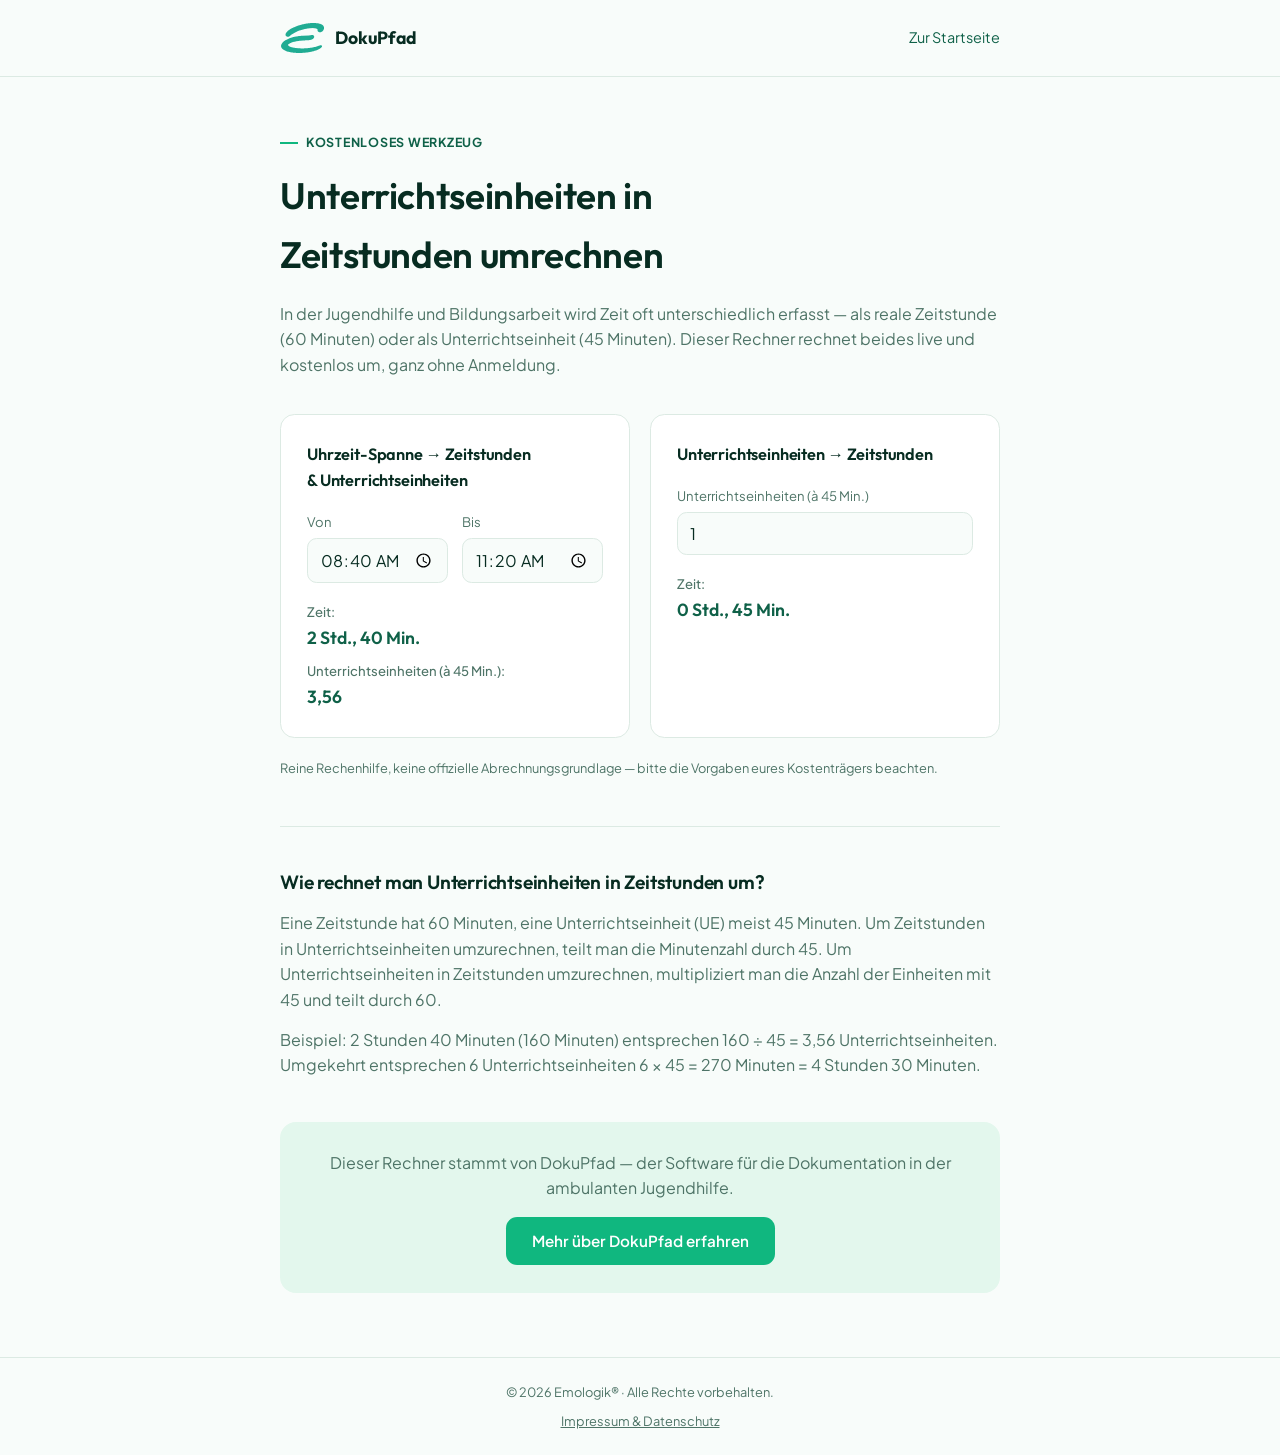
<file: umrechner.html>
<!DOCTYPE html>
<html lang="de">
<head>
<meta charset="UTF-8">
<meta name="viewport" content="width=device-width, initial-scale=1">
<title>Unterrichtseinheiten in Zeitstunden umrechnen – kostenloser Rechner</title>
<meta name="description" content="Kostenloser Online-Rechner: Zeitstunden (60 Min.) in Unterrichtseinheiten (45 Min.) umrechnen und umgekehrt. Einfach Uhrzeit-Spanne oder Anzahl Unterrichtseinheiten eingeben — sofortiges Ergebnis, keine Anmeldung nötig.">
<meta name="theme-color" content="#16a34a">
<link rel="icon" type="image/svg+xml" href="favicon.svg">
<link rel="apple-touch-icon" href="apple-touch-icon.png">
<meta property="og:type" content="website">
<meta property="og:site_name" content="DokuPfad">
<meta property="og:title" content="Unterrichtseinheiten in Zeitstunden umrechnen – kostenloser Rechner">
<meta property="og:description" content="Zeitstunden (60 Min.) in Unterrichtseinheiten (45 Min.) umrechnen und umgekehrt — sofort, kostenlos, ohne Anmeldung.">
<meta property="og:url" content="https://dokupfad.de/umrechner.html">
<link rel="stylesheet" href="fonts.css">
<style>
  :root {
    --bg: 150 40% 98%;
    --surface: 0 0% 100%;
    --surface-muted: 151 55% 93%;
    --fg: 162 73% 10%;
    --fg-muted: 160 20% 38%;
    --border: 150 25% 89%;
    --primary: 160 84% 39%;
    --primary-deep: 162 73% 22%;
    --primary-fg: 0 0% 100%;
    --shadow: 162 73% 10%;
  }

  @media (prefers-color-scheme: dark) {
    :root:not([data-theme="light"]) {
      --bg: 162 73% 7%;
      --surface: 162 73% 10%;
      --surface-muted: 162 60% 15%;
      --fg: 150 40% 95%;
      --fg-muted: 150 25% 68%;
      --border: 162 60% 18%;
      --primary: 160 84% 45%;
      --primary-deep: 151 71% 78%;
      --primary-fg: 162 73% 8%;
      --shadow: 0 0% 0%;
    }
  }

  * { box-sizing: border-box; }

  body {
    margin: 0;
    background: hsl(var(--bg));
    color: hsl(var(--fg));
    font-family: 'Plus Jakarta Sans', sans-serif;
    line-height: 1.6;
    -webkit-font-smoothing: antialiased;
  }

  h1, h2, h3 {
    font-family: 'Outfit', sans-serif;
    font-weight: 600;
    letter-spacing: -0.01em;
    text-wrap: balance;
    margin: 0;
  }

  a { color: hsl(var(--primary-deep)); }

  .wrap {
    max-width: 760px;
    margin: 0 auto;
    padding: 0 20px;
  }

  header {
    padding: 22px 0;
    border-bottom: 1px solid hsl(var(--border));
  }

  .logo-row {
    display: flex;
    align-items: center;
    justify-content: space-between;
  }

  .logo-row a.home-link {
    display: flex;
    align-items: center;
    gap: 10px;
    text-decoration: none;
    color: hsl(var(--fg));
    font-family: 'Outfit', sans-serif;
    font-weight: 700;
    font-size: 1.1rem;
  }

  .logo-row img { height: 32px; width: auto; }

  main { padding: 48px 0 64px; }

  .eyebrow {
    display: inline-flex;
    align-items: center;
    gap: 8px;
    font-size: 0.78rem;
    font-weight: 700;
    letter-spacing: 0.06em;
    text-transform: uppercase;
    color: hsl(var(--primary-deep));
  }

  .eyebrow::before {
    content: '';
    width: 18px;
    height: 2px;
    background: hsl(var(--primary));
    display: inline-block;
  }

  h1 { font-size: clamp(1.7rem, 4vw, 2.3rem); margin-top: 14px; }

  .intro {
    color: hsl(var(--fg-muted));
    max-width: 60ch;
    margin-top: 16px;
    font-size: 1rem;
  }

  .calc-grid {
    display: grid;
    grid-template-columns: repeat(2, minmax(0, 1fr));
    gap: 20px;
    margin-top: 36px;
  }

  .calc-card {
    background: hsl(var(--surface));
    border: 1px solid hsl(var(--border));
    border-radius: 0.9rem;
    padding: 26px;
  }

  .calc-card h2 { font-size: 1.02rem; margin-bottom: 18px; }

  .calc-row { display: flex; gap: 14px; flex-wrap: wrap; }

  .calc-row label {
    display: flex;
    flex-direction: column;
    gap: 6px;
    font-size: 0.82rem;
    color: hsl(var(--fg-muted));
    flex: 1;
    min-width: 120px;
  }

  .calc-row input {
    font-family: 'Plus Jakarta Sans', sans-serif;
    font-size: 1rem;
    padding: 10px 12px;
    border-radius: 0.6rem;
    border: 1px solid hsl(var(--border));
    background: hsl(var(--bg));
    color: hsl(var(--fg));
  }

  .calc-row input:focus {
    outline: 2px solid hsl(var(--primary) / 0.4);
    outline-offset: 1px;
  }

  .calc-result {
    margin-top: 18px;
    display: flex;
    flex-direction: column;
    gap: 8px;
  }

  .calc-result-line {
    font-family: 'Outfit', sans-serif;
    font-weight: 600;
    font-size: 1.1rem;
    color: hsl(var(--primary-deep));
  }

  .calc-result-label {
    font-family: 'Plus Jakarta Sans', sans-serif;
    font-weight: 500;
    font-size: 0.82rem;
    color: hsl(var(--fg-muted));
    display: block;
    margin-bottom: 2px;
  }

  .calc-note {
    margin-top: 20px;
    font-size: 0.8rem;
    color: hsl(var(--fg-muted));
  }

  .explainer {
    margin-top: 48px;
    padding-top: 40px;
    border-top: 1px solid hsl(var(--border));
  }

  .explainer h2 { font-size: 1.2rem; margin-bottom: 12px; }
  .explainer p { color: hsl(var(--fg-muted)); margin: 0 0 14px; }

  .cta-box {
    margin-top: 44px;
    background: hsl(var(--surface-muted));
    border-radius: 1rem;
    padding: 28px;
    text-align: center;
  }

  .cta-box p { color: hsl(var(--fg-muted)); margin: 0 0 16px; }

  .btn-primary {
    display: inline-flex;
    align-items: center;
    padding: 12px 26px;
    border-radius: 0.7rem;
    background: hsl(var(--primary));
    color: hsl(var(--primary-fg));
    font-weight: 600;
    text-decoration: none;
    font-size: 0.95rem;
  }

  footer {
    border-top: 1px solid hsl(var(--border));
    padding: 24px 0;
    text-align: center;
    font-size: 0.8rem;
    color: hsl(var(--fg-muted));
  }

  footer a { color: hsl(var(--fg-muted)); }

  @media (max-width: 640px) {
    .calc-grid { grid-template-columns: 1fr; }
  }
</style>
</head>
<body>

<header>
  <div class="wrap logo-row">
    <a class="home-link" href="https://dokupfad.de">
      <img src="favicon.svg" alt="">
      DokuPfad
    </a>
    <a href="https://dokupfad.de" style="font-size:0.9rem; text-decoration:none;">Zur Startseite</a>
  </div>
</header>

<main>
  <div class="wrap">
    <span class="eyebrow">Kostenloses Werkzeug</span>
    <h1>Unterrichtseinheiten in Zeitstunden umrechnen</h1>
    <p class="intro">In der Jugendhilfe und Bildungsarbeit wird Zeit oft unterschiedlich erfasst — als reale Zeitstunde (60 Minuten) oder als Unterrichtseinheit (45 Minuten). Dieser Rechner rechnet beides live und kostenlos um, ganz ohne Anmeldung.</p>

    <div class="calc-grid">
      <div class="calc-card">
        <h2>Uhrzeit-Spanne → Zeitstunden &amp; Unterrichtseinheiten</h2>
        <div class="calc-row">
          <label>
            <span>Von</span>
            <input type="time" id="calcFrom" value="08:40">
          </label>
          <label>
            <span>Bis</span>
            <input type="time" id="calcTo" value="11:20">
          </label>
        </div>
        <div class="calc-result">
          <div class="calc-result-line"><span class="calc-result-label">Zeit:</span> <span id="calcResultTime"></span></div>
          <div class="calc-result-line"><span class="calc-result-label">Unterrichtseinheiten (à 45 Min.):</span> <span id="calcResultUe"></span></div>
        </div>
      </div>
      <div class="calc-card">
        <h2>Unterrichtseinheiten → Zeitstunden</h2>
        <div class="calc-row">
          <label>
            <span>Unterrichtseinheiten (à 45 Min.)</span>
            <input type="number" id="calcUe" min="0" step="0.25" value="1" inputmode="decimal">
          </label>
        </div>
        <div class="calc-result">
          <div class="calc-result-line"><span class="calc-result-label">Zeit:</span> <span id="calcResultHours"></span></div>
        </div>
      </div>
    </div>
    <p class="calc-note">Reine Rechenhilfe, keine offizielle Abrechnungsgrundlage — bitte die Vorgaben eures Kostenträgers beachten.</p>

    <div class="explainer">
      <h2>Wie rechnet man Unterrichtseinheiten in Zeitstunden um?</h2>
      <p>Eine Zeitstunde hat 60 Minuten, eine Unterrichtseinheit (UE) meist 45 Minuten. Um Zeitstunden in Unterrichtseinheiten umzurechnen, teilt man die Minutenzahl durch 45. Um Unterrichtseinheiten in Zeitstunden umzurechnen, multipliziert man die Anzahl der Einheiten mit 45 und teilt durch 60.</p>
      <p>Beispiel: 2 Stunden 40 Minuten (160 Minuten) entsprechen 160 ÷ 45 = 3,56 Unterrichtseinheiten. Umgekehrt entsprechen 6 Unterrichtseinheiten 6 × 45 = 270 Minuten = 4 Stunden 30 Minuten.</p>
    </div>

    <div class="cta-box">
      <p>Dieser Rechner stammt von DokuPfad — der Software für die Dokumentation in der ambulanten Jugendhilfe.</p>
      <a class="btn-primary" href="https://dokupfad.de">Mehr über DokuPfad erfahren</a>
    </div>
  </div>
</main>

<footer>
  <div class="wrap">
    <p style="margin:0 0 8px;">© 2026 Emologik® · Alle Rechte vorbehalten.</p>
    <a href="https://dokupfad.de/#impressum">Impressum &amp; Datenschutz</a>
  </div>
</footer>

<script>
  var calcFrom = document.getElementById('calcFrom');
  var calcTo = document.getElementById('calcTo');
  var calcResultTime = document.getElementById('calcResultTime');
  var calcResultUe = document.getElementById('calcResultUe');
  var calcUe = document.getElementById('calcUe');
  var calcResultHours = document.getElementById('calcResultHours');

  function formatDe(n, decimals) {
    return n.toFixed(decimals).replace('.', ',');
  }

  function parseTimeToMinutes(value) {
    if (!value) return null;
    var parts = value.split(':');
    var h = parseInt(parts[0], 10);
    var m = parseInt(parts[1], 10);
    if (isNaN(h) || isNaN(m)) return null;
    return h * 60 + m;
  }

  function updateUeResult() {
    var fromMin = parseTimeToMinutes(calcFrom.value);
    var toMin = parseTimeToMinutes(calcTo.value);
    if (fromMin === null || toMin === null) {
      calcResultTime.textContent = '';
      calcResultUe.textContent = '';
      return;
    }
    var diffMin = toMin - fromMin;
    if (diffMin < 0) diffMin += 24 * 60;
    var h = Math.floor(diffMin / 60);
    var m = diffMin % 60;
    var ue = diffMin / 45;
    calcResultTime.textContent = h + ' Std., ' + m + ' Min.';
    calcResultUe.textContent = formatDe(ue, 2);
  }

  function updateHoursResult() {
    var ue = parseFloat(calcUe.value) || 0;
    var decimalHours = ue * (45 / 60);
    var h = Math.floor(decimalHours);
    var m = Math.round((decimalHours - h) * 60);
    if (m === 60) { h += 1; m = 0; }
    calcResultHours.textContent = h + ' Std., ' + m + ' Min.';
  }

  if (calcFrom && calcTo && calcUe) {
    calcFrom.addEventListener('input', updateUeResult);
    calcTo.addEventListener('input', updateUeResult);
    calcUe.addEventListener('input', updateHoursResult);
    updateUeResult();
    updateHoursResult();
  }
</script>
</body>
</html>
</file>
<file: fonts.css>
@font-face {
    font-family: 'Outfit';
    font-style: normal;
    font-weight: 300 700;
    font-display: swap;
    src: url([data-uri]) format('woff2');
  }

  @font-face {
    font-family: 'Plus Jakarta Sans';
    font-style: normal;
    font-weight: 400 700;
    font-display: swap;
    src: url([data-uri]) format('woff2');
  }

  @font-face {
    font-family: 'Plus Jakarta Sans';
    font-style: italic;
    font-weight: 400;
    font-display: swap;
    src: url([data-uri]) format('woff2');
  }
</file>
